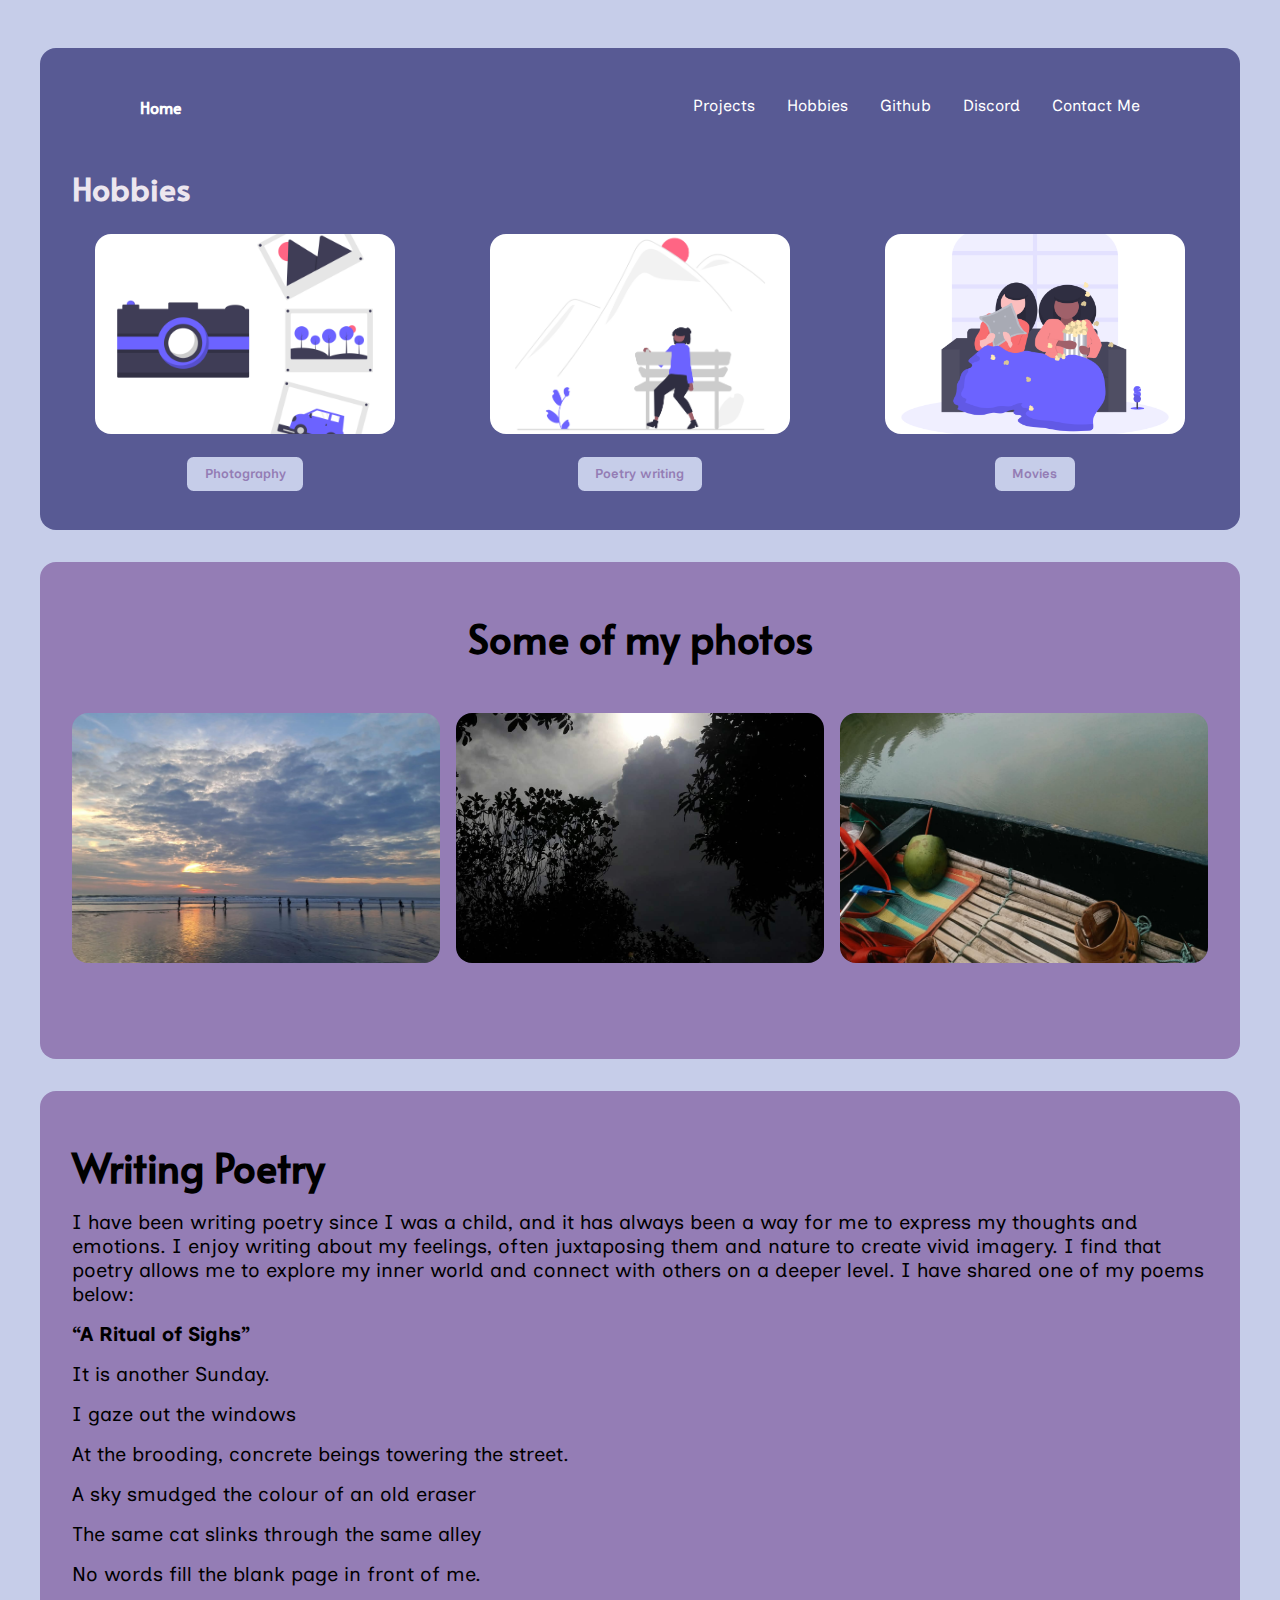
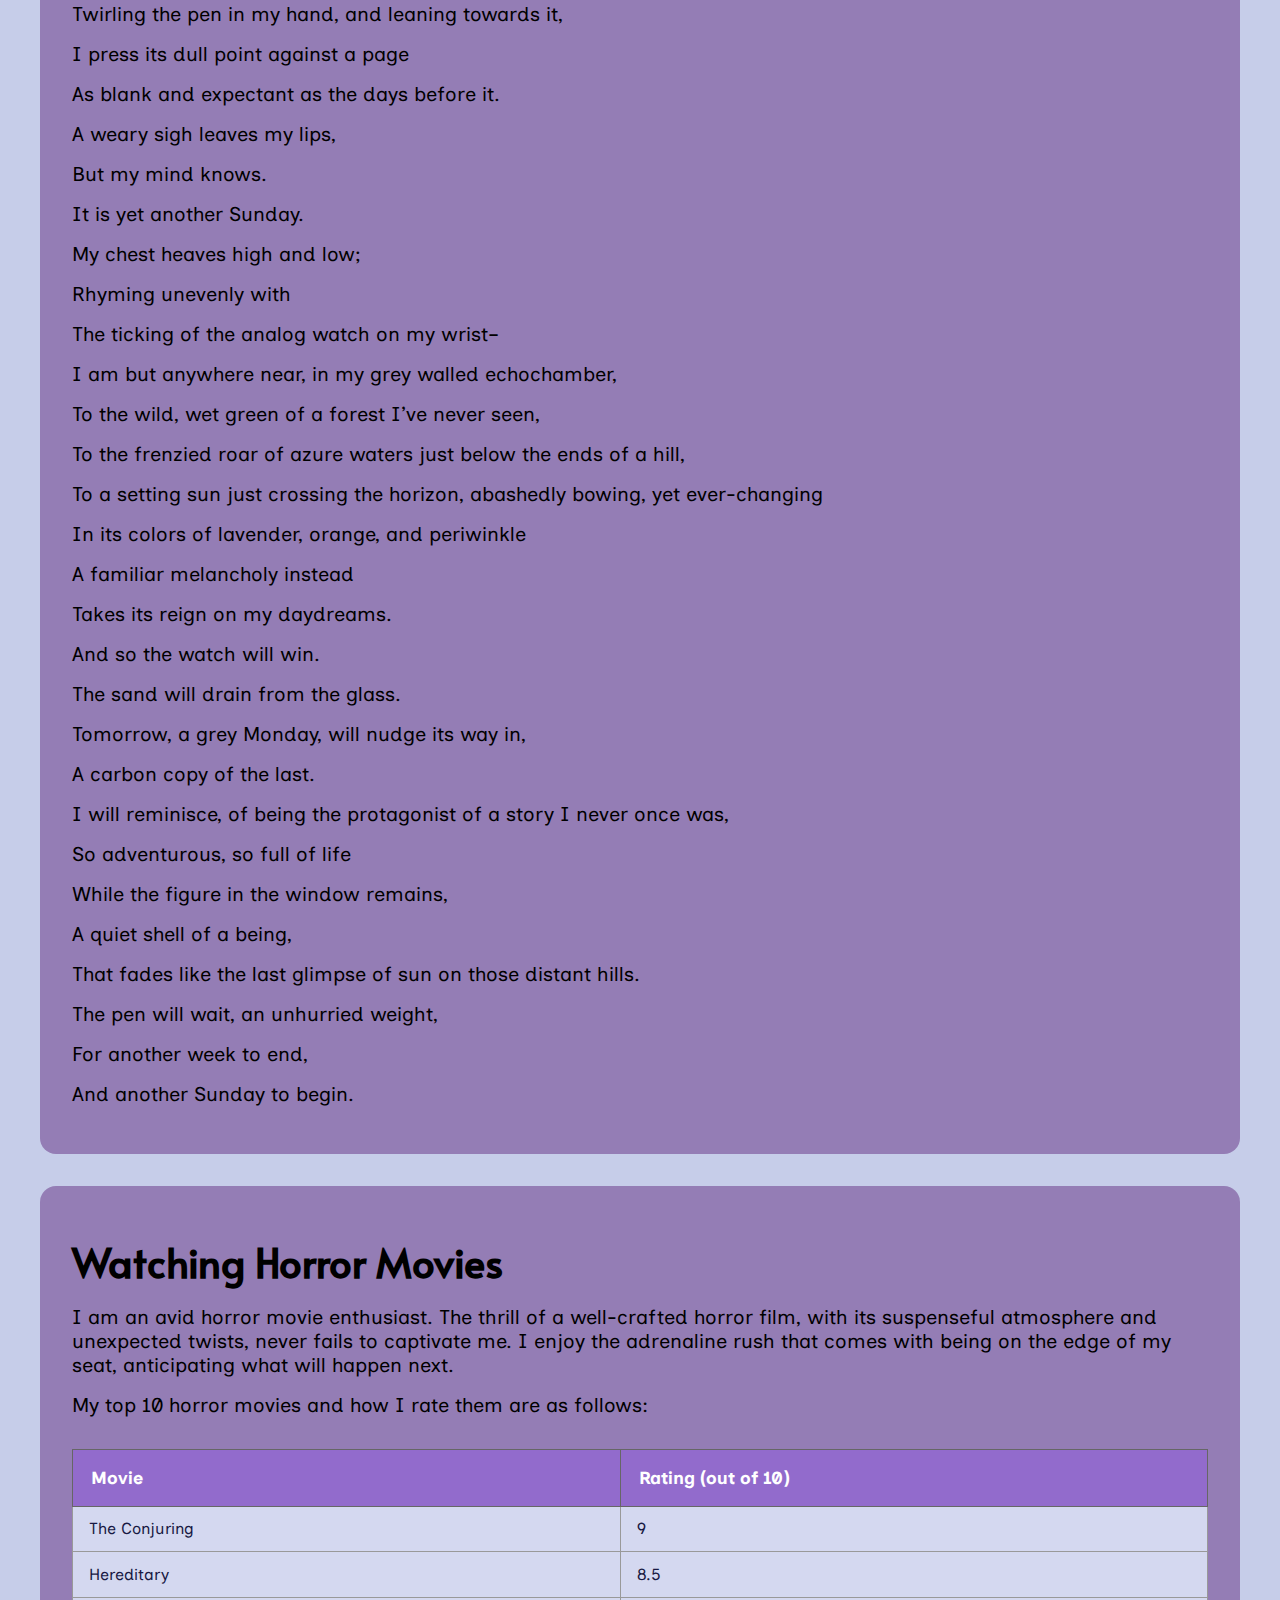
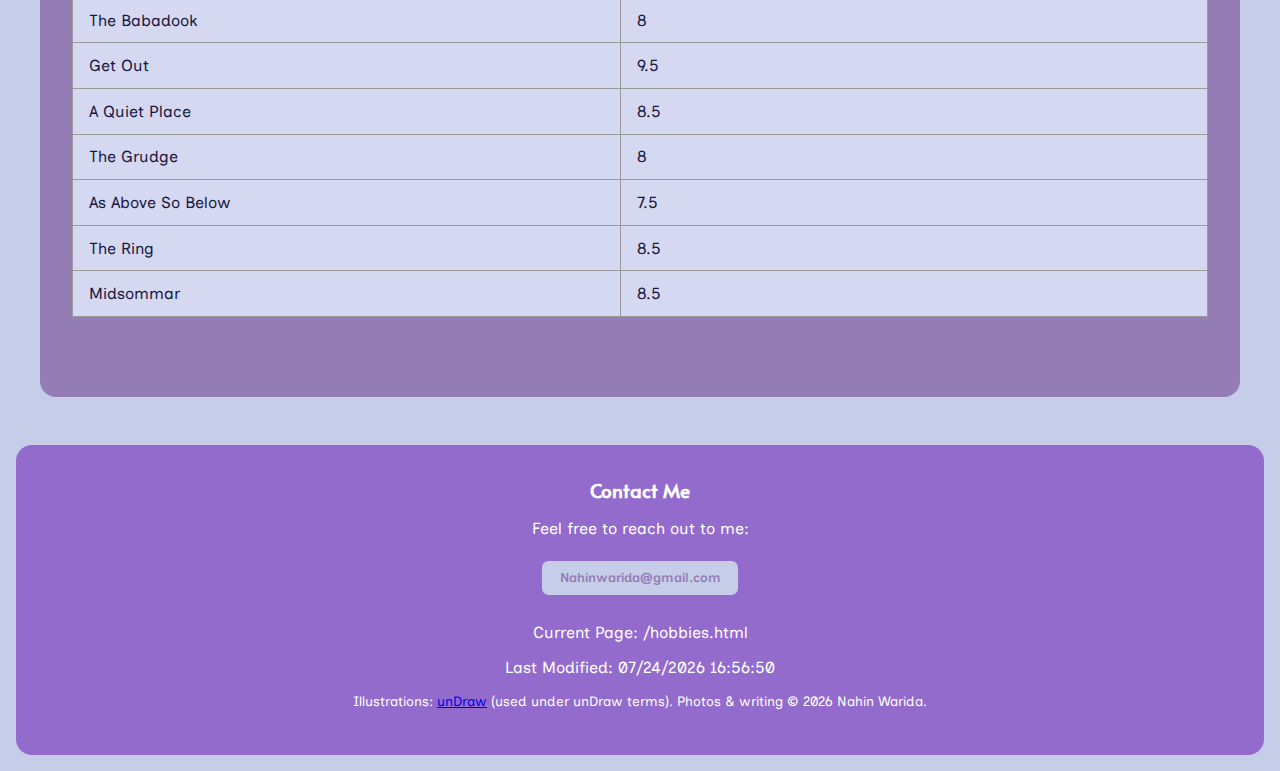
<file: hobbies.html>
<!DOCTYPE html>
<html lang="en">
<head>
    <meta charset="UTF-8">
    <meta name="viewport" content="width=device-width, initial-scale=1.0">
    <title>Hobbies - Nahin Warida</title>
    <link rel="stylesheet" href="style.css">
</head>
<body>
    <header>
        <nav>
            <ul>
                <li><a href="index.html">Home</a> </li>
                <li><a href="projects.html">Projects</a> </li>
                <li><a href="hobbies.html">Hobbies</a> </li>
                <li><a href="index.html">Github</a> </li>
                <li><a href="index.html">Discord</a> </li>
                <li><a href="#Contacts">Contact Me</a> </li>
            </ul>
        </nav>
        <h2 style="color: rgb(236, 230, 239);">Hobbies</h2>
        
        <div class="flex-container">
            <div class="hobby-container">
                <img height ="200" width="300" src="Images/undraw_moments_4a32.png" alt="Photography">
                <a href="#photography" class="cta-button">Photography</a>
            </div>
            <div class="hobby-container">
                <img height ="200" width="300" src="Images/undraw_thoughts_wy7s.png" alt="Imaginary thoughts">
                <a href="#poetry" class="cta-button">Poetry writing</a>
            </div>
            <div class="hobby-container">
                <img height ="200" width="300" src="Images/undraw_horror-movie_9020.png" alt="Movie">
                <a href="#movies" class="cta-button">Movies</a>
            </div>
        </div>
    </header>

    <section id="photography">
        <h1>Some of my photos</h1>
        <div class="grid-container">
            <img style="grid-area: img-1;" src="Images/3a2c6160-fe6a-4d21-acb1-62088ec95b44.jfif" alt="sunset on the horizon">
            <img style="grid-area: img-2;" src="Images/38f34117-bb41-4d66-9af8-4a1fe8e01331.jfif" alt="sun through the branches monochrome">
            <img style="grid-area: img-3;" src="Images/b8f0bfeb-eaf6-4e8e-8edc-8287f8141c02.jfif" alt="boat ride">  
        </div>
    </section>

    <section id="poetry">
        <h1>Writing Poetry</h1>
        <p> I have been writing poetry since I was a child, and it has always been a way for me to express my thoughts and emotions. I enjoy writing about my feelings, often juxtaposing them and nature to create vivid imagery. I find that poetry allows me to explore my inner world and connect with others on a deeper level. I have shared one of my poems below:</p>
        <div class="poem-container">
            <p><strong>“A Ritual of Sighs”</strong></p>
            <p>It is another Sunday.</p>
            <p>I gaze out the windows</p>
            <p>At the brooding, concrete beings towering the street.</p>
            <p>A sky smudged the colour of an old eraser</p>
            <p>The same cat slinks through the same alley</p>
            <p>No words fill the blank page in front of me.</p>
            <p>Twirling the pen in my hand, and leaning towards it,</p>
            <p>I press its dull point against a page</p>
            <p>As blank and expectant as the days before it.</p>
            <p>A weary sigh leaves my lips,</p>
            <p>But my mind knows.</p>
            <p>It is yet another Sunday.</p>
            <p>My chest heaves high and low;</p>
            <p>Rhyming unevenly with</p>
            <p>The ticking of the analog watch on my wrist–</p>
            <p>I am but anywhere near, in my grey walled echochamber,</p>
            <p>To the wild, wet green of a forest I’ve never seen,</p>
            <p>To the frenzied roar of azure waters just below the ends of a hill,</p>
            <p>To a setting sun just crossing the horizon, abashedly bowing, yet ever-changing</p>
            <p>In its colors of lavender, orange, and periwinkle</p>
            <p>A familiar melancholy instead</p>
            <p>Takes its reign on my daydreams.</p>
            <p>And so the watch will win.</p>
            <p>The sand will drain from the glass.</p> 
            <p>Tomorrow, a grey Monday, will nudge its way in,</p>
            <p>A carbon copy of the last.</p>
            <p>I will reminisce, of being the protagonist of a story I never once was,</p>
            <p>So adventurous, so full of life</p>
            <p>While the figure in the window remains,</p>
            <p>A quiet shell of a being,</p>
            <p>That fades like the last glimpse of sun on those distant hills.</p>
            <p>The pen will wait, an unhurried weight,</p>
            <p>For another week to end,</p>
            <p>And another Sunday to begin.</p>
        </div>
    </section>

    <section id="movies">
        <h1>Watching Horror Movies</h1>
        <p> I am an avid horror movie enthusiast. 
            The thrill of a well-crafted horror film, with its suspenseful atmosphere and unexpected twists, 
            never fails to captivate me. I enjoy the adrenaline rush that comes with being on the edge of my seat,
             anticipating what will happen next. </p>
        <p>My top 10 horror movies and how I rate them are as follows:</p>
        <table>
            <tr>
                <th>Movie</th>
                <th>Rating (out of 10)</th>
            </tr>
            <tr>
                <td>The Conjuring</td>
                <td>9</td>
            </tr>
            <tr>
                <td>Hereditary</td>
                <td>8.5</td>
            </tr>
            <tr>
                <td>The Babadook</td>
                <td>8</td>
            </tr>
            <tr>
                <td>Get Out</td>
                <td>9.5</td>
            </tr>
            <tr>
                <td>A Quiet Place</td>
                <td>8.5</td>
            </tr>
            <tr>
                <td>The Grudge</td>
                <td>8</td>
            </tr>
            <tr>
                <td>As Above So Below </td>
                <td>7.5</td>
            </tr>
            <tr>
                <td>The Ring</td>
                <td>8.5</td>
            </tr>
            <tr>
                <td>Midsommar</td>
                <td>8.5</td>
            </tr>
        </table>
    </section>
    
        <footer id="Contacts">
        <h3>Contact Me</h3>
        <p>Feel free to reach out to me:</p>
        <a href="mailto:Nahinwarida@gmail.com" class="cta-button">Nahinwarida@gmail.com</a>
        
        <div id="page-info" style="margin-top: 1.5em; font-size: 0.9rem;">
            <p id="location"></p>
            <p id="last-modified"></p>
        </div>
        <p style="margin-top:0.5em; font-size:0.85rem;">Illustrations: <a href="https://undraw.co" target="_blank" rel="noopener">unDraw</a> (used under unDraw terms). Photos &amp; writing © 2026 Nahin Warida.</p>
    </footer>

    <script>
        document.getElementById('location').textContent = 'Current Page: ' + window.location.pathname;
        document.getElementById('last-modified').textContent = 'Last Modified: ' + document.lastModified;
    </script>
</body>

</html>
</file>
<file: style.css>
@import url('https://fonts.googleapis.com/css2?family=Inclusive+Sans:ital,wght@0,300..700;1,300..700&display=swap');
@import url('https://fonts.googleapis.com/css2?family=Alata&family=Inclusive+Sans:ital,wght@0,300..700;1,300..700&display=swap');

:root{
    --bg-color: #c6cde9;
    --text-light: #fff;
    --text-dark: #181943;
    --box1: #585a94;
    --box2: #926bcc;
    --box3: #947db5;

    
}

* {
    margin: 0;
    padding: 0;
    box-sizing: border-box;

}

html {
    font-family: "Inclusive Sans", sans-serif;
    color: var(--text-color)
}

body{
    padding: 1em;
    background-color: var(--bg-color);
}

h1, h2, h3{
    font-family: "Alata", sans-serif;
    
}

nav {
    margin: 1em auto 3em auto; /*margin for top, right, bottom, left*/
    width: min(1000px, 100%);
}

nav ul{
    display: flex;
    align-items: centre;
    list-style-type: none; /*removes bullet points*/
    gap: 2em;
}

nav li:first-child{
    margin-right: auto;
    font-family: "Alata", sans-serif;
    font-weight: bold;
}

nav a{
    text-decoration: none; /*removes default underline*/
    color:var(--text-light);
}

nav a:hover{
    text-decoration: underline;
}

header, section{
    margin: 2em auto;
    width: min(75em, 100%);
    background-color: var(--box1);
    padding: min(2em, 15%);
    border-radius: 1em;
}

.flex-container{
    display: flex;
    justify-content: space-around;
    align-items: centre;
    gap: 3em; /*adds gap betn text n image*/
}

header img{
    max-width: 100%;
    border-radius: 1em;
    object-fit: cover; /*fills area without stretching*/

}

.text-container{
    flex: 0 1 34em;
}

h1{
    font-size: 2.5rem;
}

.text-container p{
    margin: .75em 0 1em 0;
    font-size: 1.25rem;
}

.cta-button{
    display: inline-block;
    text-decoration: none;
    font-size: small;
    color: var(--box3);
    background-color: #c6cde9;
    padding: .75em 1.35em;
    border-radius:.5em;
    font-weight: 600;
    margin: 0.5em;

}

section{
    padding: 3em min(2em, 15%);
    background-color: var(--box3);
    text-align: left;

}

h2{
    font-size: 2rem;
    color: var(--text-dark);
    margin-bottom: 1.5rem;
}

section p{
    margin-top: 1rem;
    font-size: 1.25rem;
}

.hobby-container{
    display: flex;
    flex-direction: column;
    align-items: center;
    gap: 1em;
}

section#photography {
    background-color: var(--box3);
    text-align: center;
}

.grid-container{
    margin-top: 3em;
    margin-bottom: 3em;
    display: grid;
    width: 100%;
    grid-template-columns: repeat(3, 1fr);
    grid-template-rows: 1fr;
    grid-template-areas:
        "img-1 img-2 img-3";
    gap: 1em;
}

.grid-container img{
    width: 100%;
    height: 250px;
    border-radius: 1em;
    object-fit: cover;
}   
.grid-container img:hover{
    transform: scale(1.05);
    transition: transform 0.3s ease;
}

.proj-container{
    margin-top: 2em;
    display: flex;
    flex-direction: column;
    align-items: center;
    gap: 1em;
}

table{
    width: 100%;
    border-collapse: collapse;
    margin: 2em 0;
}

table th{
    background-color: var(--box2);
    color: var(--text-light);
    padding: 1em;
    border: 1px solid #666;
    font-size: 1.1rem;
}

table td{
    background-color: #d4d8f0;
    color: var(--text-dark);
    padding: 0.8em 1em;
    border: 1px solid #999;
}

table tr:hover td{
    background-color: #c6cde9;
}

.image-overlay-container{
    position: relative;
    display: block;
    width: 100%;
    height: 400px;
    margin: 0;
}

.image-overlay-container img{
    display: block;
    width: 100%;
    height: 100%;
    object-fit: cover;
    border-radius: 1em;
}

.overlay-text{
    position: absolute;
    top: 0;
    left: 0;
    right: 0;
    bottom: 0;
    background-color: rgba(0, 0, 0, 0.6);
    display: flex;
    align-items: center;
    justify-content: center;
    padding: 2em;
    border-radius: 1em;
}

.overlay-text p{
    color: white;
    font-size: 1.1rem;
    text-align: center;
    margin: 0;
    line-height: 1.6;
    font-style: italic;
}

footer{
    margin-top: 3em;
    background-color: var(--box2);
    padding: 2em;
    text-align: center;
    border-radius: 1em;
    color: var(--text-light);
}

footer h2{
    color: var(--text-light);
    margin-bottom: 1em;
}

footer p{
    margin: 1em 0;
    font-size: 1rem;
}

#Education .flex-container{
    flex-direction: row-reverse;
}

#Education img{
    margin-right: 0;
    margin-left: auto;

}
</file>
